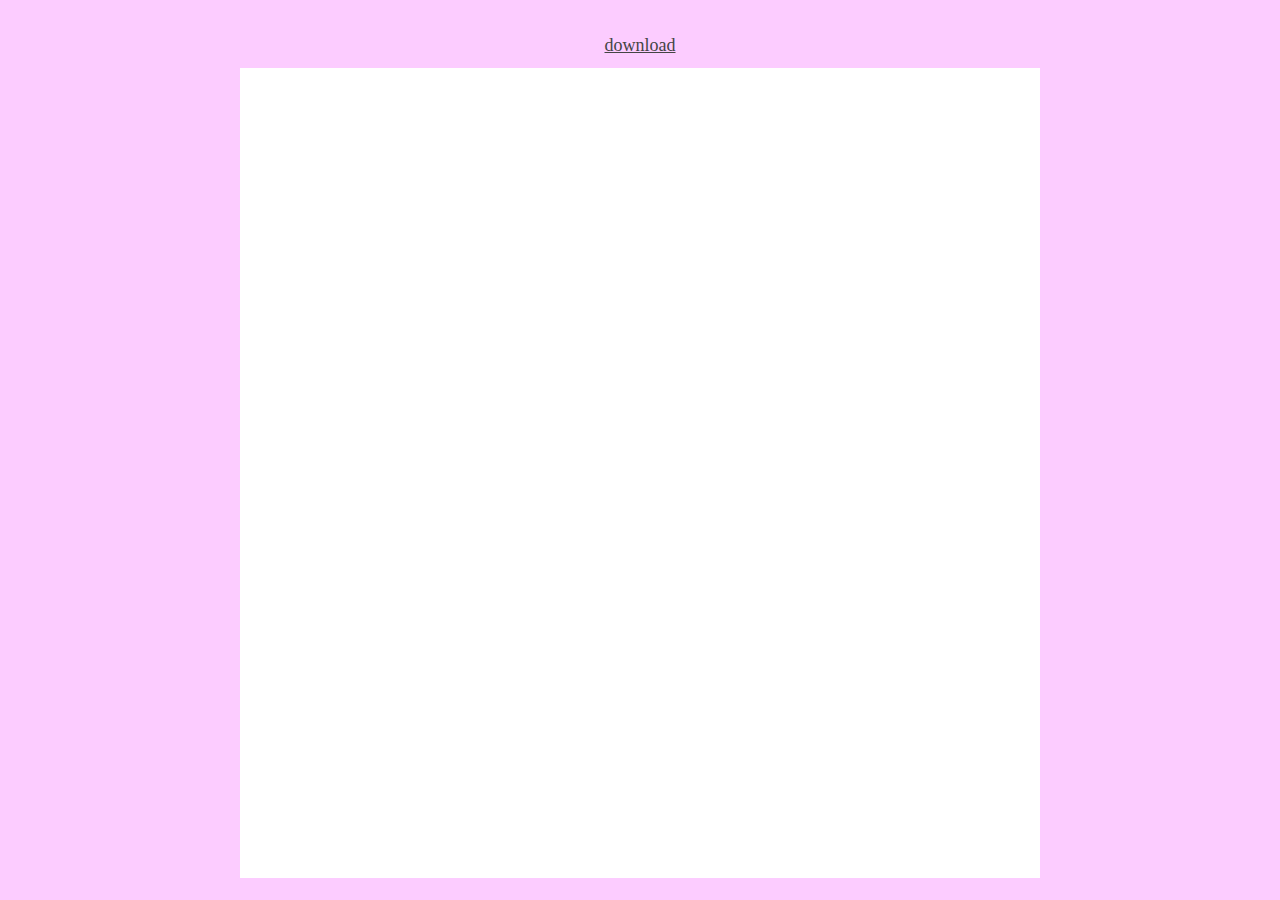
<file: cv/index.html>
<!--  -->

<!DOCTYPE html>
<html lang="en">

<head>
    <meta charset="UTF-8">
    <title>CV / Anton Stepanov</title>
    <meta name="title" content="CV / Anton Stepanov">
    <link rel="stylesheet" href="./index.css">
    <link rel="apple-touch-icon" sizes="180x180" href="../apple-touch-icon.png">
    <link rel="icon" type="image/png" sizes="32x32" href="../favicon-32x32.png">
    <link rel="icon" type="image/png" sizes="16x16" href="../favicon-16x16.png">
</head>

<body>
  <div class="container">

    <a href="https://docs.google.com/document/d/1fVAoQZMPbC9eGrjtjrrKJL816fPA0iwVAnNT08R2m0w/export?format=pdf">
      download
    </a>
    <iframe id="doc" src="https://docs.google.com/document/d/e/2PACX-1vQdQ4qkvmPN8pq0GY9FylfVUpVXA_attQk-TcFOmfhqXKK5EljP8XIMXwGf0vtpp8U0t1L5sq7KnFyd/pub?embedded=true" frameborder="0" border="0" cellspacing="0">
    </iframe>
  
  </div>
</body>

</html>
</file>
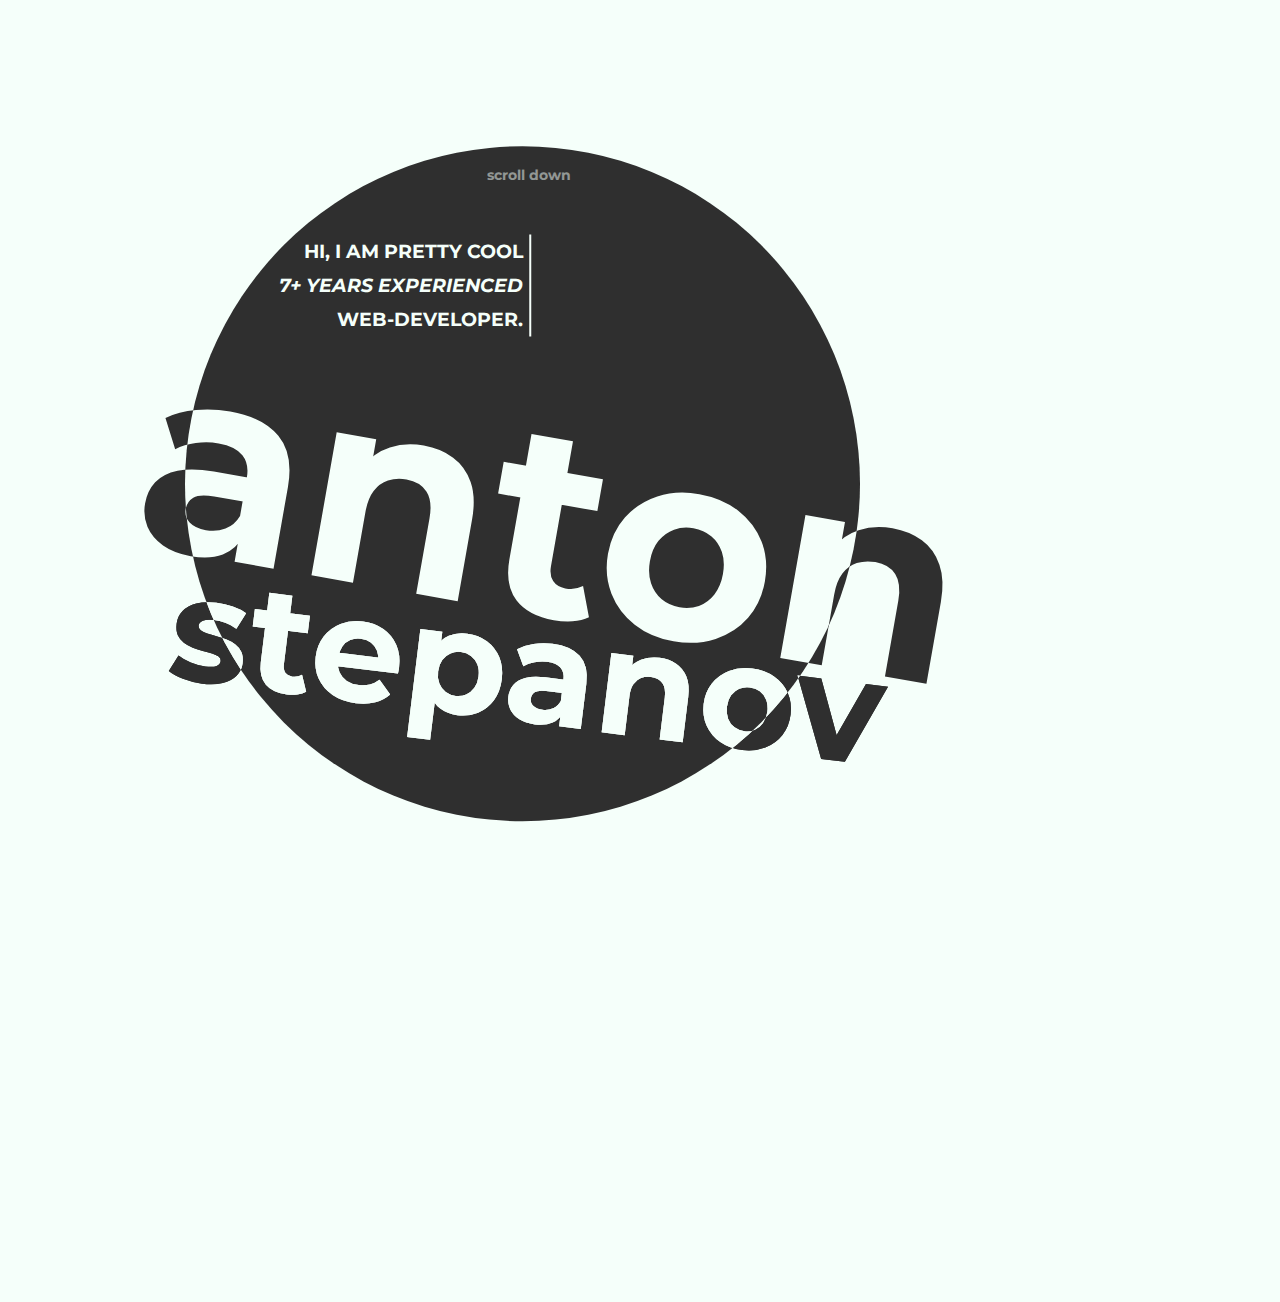
<file: old/index.html>
<!DOCTYPE html>
<html lang="en" >
<head>
  <meta charset="UTF-8">
  <title>anton stepanov</title>
  <link rel='stylesheet' href='https://fonts.googleapis.com/css?family=Montserrat'>
<link rel="stylesheet" href="./style.css">
</head>
<body>
<!-- Yandex.Metrika counter -->
<script type="text/javascript" >
  (function (d, w, c) {
      (w[c] = w[c] || []).push(function() {
          try {
              w.yaCounter47572639 = new Ya.Metrika({
                  id:47572639,
                  clickmap:true,
                  trackLinks:true,
                  accurateTrackBounce:true,
                  webvisor:true,
                  trackHash:true
              });
          } catch(e) { }
      });

      var n = d.getElementsByTagName("script")[0],
          s = d.createElement("script"),
          f = function () { n.parentNode.insertBefore(s, n); };
      s.type = "text/javascript";
      s.async = true;
      s.src = "https://mc.yandex.ru/metrika/watch.js";

      if (w.opera == "[object Opera]") {
          d.addEventListener("DOMContentLoaded", f, false);
      } else { f(); }
  })(document, window, "yandex_metrika_callbacks");
</script>
<noscript><div><img src="https://mc.yandex.ru/watch/47572639" style="position:absolute; left:-9999px;" alt="" /></div></noscript>
<!-- /Yandex.Metrika counter -->
<div class="cont">
  <div class="name2">
    <p> anton </p>
  </div>
  <div class="surname2">
    <p> stepanov </p>
  </div>
  <div class="circle" id="circle">
    <div class="name" id="name">
      <p> anton </p>
    </div>
    <div class="surname" id="surname">
      <p> stepanov </p>
    </div>

    <div class="info" id="info">
      <p>
        hi, i am pretty cool <br/>
        <i>7+ years experienced </i><br/> web-developer.
      </p>
    </div>

    <div class="links" id="links">
      <a href='mailto:mail@anton-stepanov.ru'><i>mail me </i></a>
      </br>
      </br>
      <a target="_blank" href="https://www.facebook.com/iamusualguy"> facebook </a> </br>
      <a target="_blank" href="https://www.instagram.com/iamusualguy"> instagram </a> </br>
      <a target="_blank"  href="https://www.linkedin.com/in/anton--stepanov/"> linked in </a> </br>
    </div>
  </div>
<div class="scroll" id="scroll"> scroll down </div>

</div>
<!-- partial -->
  <script  src="./script.js"></script>

</body>
</html>
</file>
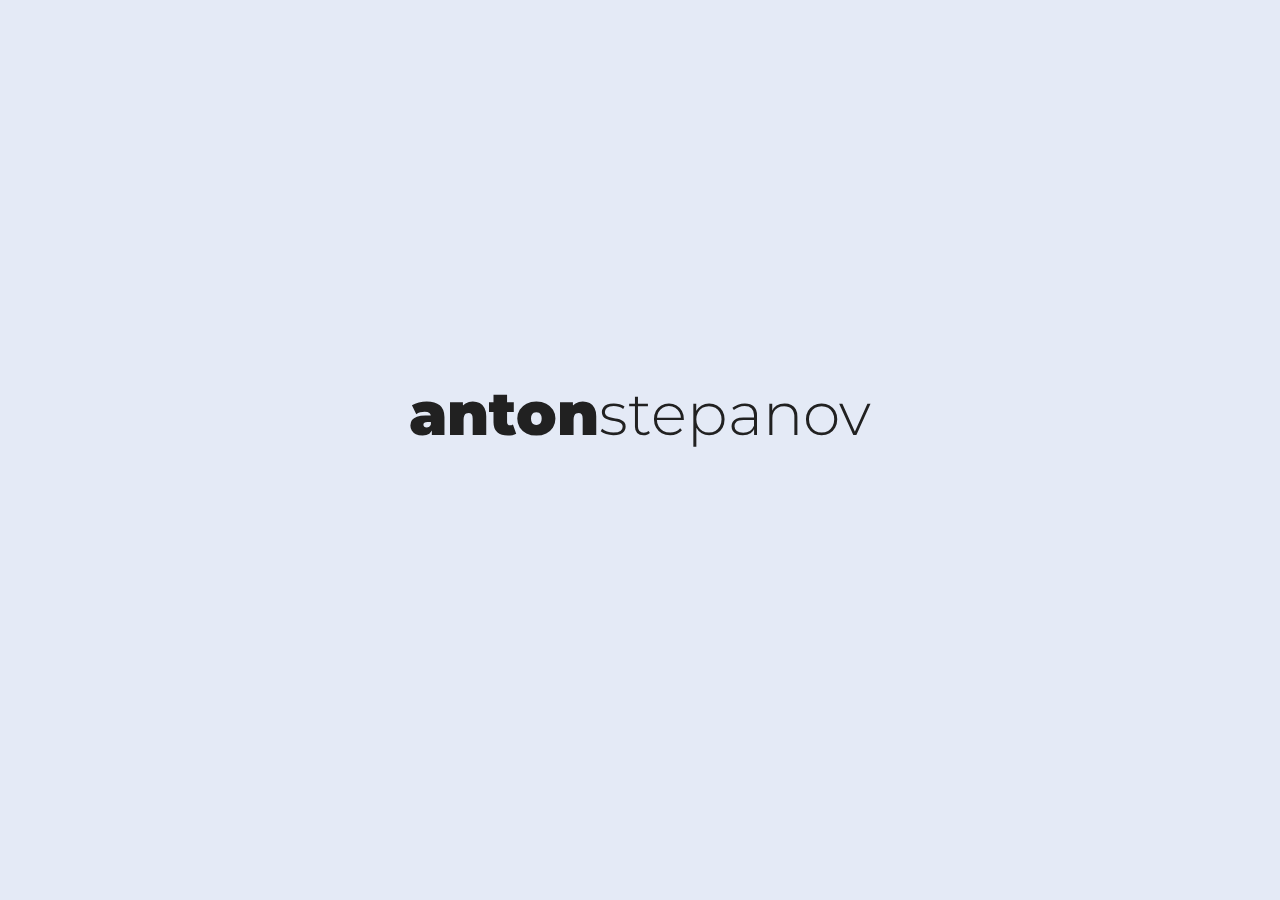
<file: old/old/index.html>
<!DOCTYPE html>
<html lang="en" >

<head>
  <meta charset="UTF-8">
  <title>anton stepanov</title>
  
  
  
      <link rel="stylesheet" href="css/style.css">

  
</head>

<body>
<!-- Yandex.Metrika counter -->
<script type="text/javascript" >
    (function (d, w, c) {
        (w[c] = w[c] || []).push(function() {
            try {
                w.yaCounter47572639 = new Ya.Metrika({
                    id:47572639,
                    clickmap:true,
                    trackLinks:true,
                    accurateTrackBounce:true,
                    webvisor:true,
                    trackHash:true
                });
            } catch(e) { }
        });

        var n = d.getElementsByTagName("script")[0],
            s = d.createElement("script"),
            f = function () { n.parentNode.insertBefore(s, n); };
        s.type = "text/javascript";
        s.async = true;
        s.src = "https://mc.yandex.ru/metrika/watch.js";

        if (w.opera == "[object Opera]") {
            d.addEventListener("DOMContentLoaded", f, false);
        } else { f(); }
    })(document, window, "yandex_metrika_callbacks");
</script>
<noscript><div><img src="https://mc.yandex.ru/watch/47572639" style="position:absolute; left:-9999px;" alt="" /></div></noscript>
<!-- /Yandex.Metrika counter -->
  
  <div class="title">
  <h3 id="label"></h3>
  <h1><span>anton</span>stepanov</h1>
<div class="links" id="links">
  <!-- <a target="_blank" class="white-mode" href="https://www.facebook.com/iamusualguy">facebook</a>
  <a target="_blank" class="white-mode" href="https://www.instagram.com/iamusualguy">instagram</a>
  <a target="_blank" class="white-mode" href="https://www.github.com/iamusualguy">github</a>
  <a target="_blank" class="white-mode" href="https://soundcloud.com/iamusualguy">soundcloud</a> -->
</div>
  
  </div>
  <script src='https://cdnjs.cloudflare.com/ajax/libs/jquery/3.2.1/jquery.js'></script>

  

    <script  src="js/index.js"></script>




</body>

</html>
</file>
<file: cv/index.css>
html {
  height: 100%;
}

body {
  background-color: #fcccff;
  color: #444;
  font-family: "sans-serif";
  margin: 0;
  padding: 0;
  height: 100%;
}

.container {
  display: flex;
  flex-direction: column;
  margin: 0;
  justify-content: center;
  align-items: center;
  padding: 0;
  height: 100%;
  width: 100%;
}
a {
  height: 5vh;
  line-height: 5vh;
  color: #444;
  font-size: max(2vh, 1vw);
}
iframe {
  height: 90vh;
  max-height: 1200px;
  width: calc(100vw + 160px);
  max-width: 800px;
  border-style: none;
  background: #fff;
}
</file>
<file: old/style.css>
* {
  padding: 0;
  margin: 0;
}
body {
  height: 100%;
  overflow: hidden;
  background-color: #f5fffa;
  font-size: 1.5vw;
}

@media screen and (orientation: landscape) {
  body {
    font-size: 1.5vh;
  }
}

@supports (-webkit-overflow-scrolling: touch) {
  * {
    font-family: "Montserrat", sans-serif;
    font-weight: normal !important;
  }
}

.cont {
  position: absolute;
  top: 50%;
  left: 25%;
  -webkit-transform: translate(-25%, -50%);
          transform: translate(-25%, -50%);
  height: 50em;
  width: 50em;
}

.circle {
  position: absolute;
  background-color: #2f2f2f;
  height: 55em;
  width: 55em;
  border-radius: 50%;
  -webkit-clip-path: circle(25em at center);
          clip-path: circle(25em at center);
  -webkit-animation: breath 3s infinite;
          animation: breath 3s infinite;
}

.name,
.name2 {
  position: absolute;
  top: 18em;
  left: -1em;
  color: #f5fffa;
  font-family: "Montserrat", "Helvetica", sans-serif;
  font-weight: bolder;
  -webkit-transform: rotate(10deg);
          transform: rotate(10deg);
}

.name > p,
.name2 > p {
  font-size: 20em;
}

.surname,
.surname2 {
  position: absolute;
  top: 34.5em;
  left: 1.3em;
  color: #f5fffa;
  font-family: "Montserrat", "Helvetica", sans-serif;
  text-shadow: 0 0 0;
  font-weight: bolder;
  -webkit-transform: rotate(7deg);
          transform: rotate(7deg);
}

.surname > p,
.surname2 > p {
  font-size: 11em;
}

.scroll {
  position: absolute;
  top: 4em;
  left: 28em;
  -webkit-transform: translateX(-50%);
          transform: translateX(-50%);
  color: #f5fffa;
  font-family: "Montserrat", "Helvetica", sans-serif;
  font-weight: 700;
  opacity: 0.5;
}

.info,
.links {
  position: absolute;
  top: 9em;
  left: 6.5em;
  color: #f5fffa;
  font-family: "Montserrat", "Helvetica", sans-serif;
  font-weight: 700;
  width: 21em;
  border-right: 2px solid #f5fffa;
  text-transform: uppercase;
  text-align: right;
  padding-right: 0.5em;
}

.info > p {
  font-size: 1.4em;
  line-height: 1.8em;
}

.links {
  positon: absolute;
  top: 14em;
  left: 28em;
  border-right: 0;
  text-align: left;
  text-transform: lowercase;
  -webkit-transform: translateY(60em);
          transform: translateY(60em);
}

.links > a {
  position: relative;
  cursor: pointer;
  font-size: 1.8em;
  line-height: 1.8em;
  border-left: 2px solid #f5fffa;
  padding-left: 0.5em;
  text-decoration: none;
  color: #f5fffa;
}

.links > a:hover:before{
  width: 100%;
}

.links > a:before {
  background-color: #f5fffa;
  width: 0;
  transition: width 0.1s ease-in-out, background-color 0.1s linear;
  content: "";
  height: 100%;
  position: absolute;
  top: 0;
  left: 0;
  display: block;
}

.name2,
.surname2,
.links2 {
  color: #2f2f2f;
}

@-webkit-keyframes breath {
  0% {
    -webkit-clip-path: circle(25em at center);
            clip-path: circle(25em at center);
  }
  30% {
    -webkit-clip-path: circle(26.5em at center);
            clip-path: circle(26.5em at center);
  }
  100% {
    -webkit-clip-path: circle(25em at center);
            clip-path: circle(25em at center);
  }
}

@keyframes breath {
  0% {
    -webkit-clip-path: circle(25em at center);
            clip-path: circle(25em at center);
  }
  30% {
    -webkit-clip-path: circle(26.5em at center);
            clip-path: circle(26.5em at center);
  }
  100% {
    -webkit-clip-path: circle(25em at center);
            clip-path: circle(25em at center);
  }
}
</file>
<file: old/old/css/style.css>
@import url("https://fonts.googleapis.com/css?family=Montserrat:200,300,400,600,700");
.links {

  line-height: 4;
}
a.white-mode, a.white-mode:link, a.white-mode:visited, a.white-mode:active {
  font-family: "Montserrat";
  font-size: 12px;
  text-decoration: none;
  background: #212121;
  padding: 4px 8px;
  color: #f7f7f7;
}

a.white-mode:hover, a.white-mode:link:hover, a.white-mode:visited:hover, a.white-mode:active:hover { 
  text-decoration:line-through;
}

body {
  margin: 0;
  padding: 0;
  width: 100%;
  height: 100%;
  background: #E4EAF6;
  overflow: hidden;
}

.title {
  z-index: 10;
  position: absolute;
  left: 50%;
  top: 46%;
  transform: translateX(-50%) translateY(-50%);
  font-family: "Montserrat";
  text-align: center;
  width: 60%;
}
.title h1 {
  position: relative;
  color: #212121;
  font-weight: 300;
  font-size: 60px;
  padding: 0;
  margin: 0;
  line-height: 1;
}
.title h1 span {
  font-weight: 900;
  font-size: 60px;
  padding: 0;
  margin: 0;
  line-height: 1;
}
.title h3 {
  font-weight: 200;
  font-size: 20px;
  padding: 0;
  margin: 0;
  line-height: 2;
  color: #333333;
  letter-spacing: 3px;
}
</file>
